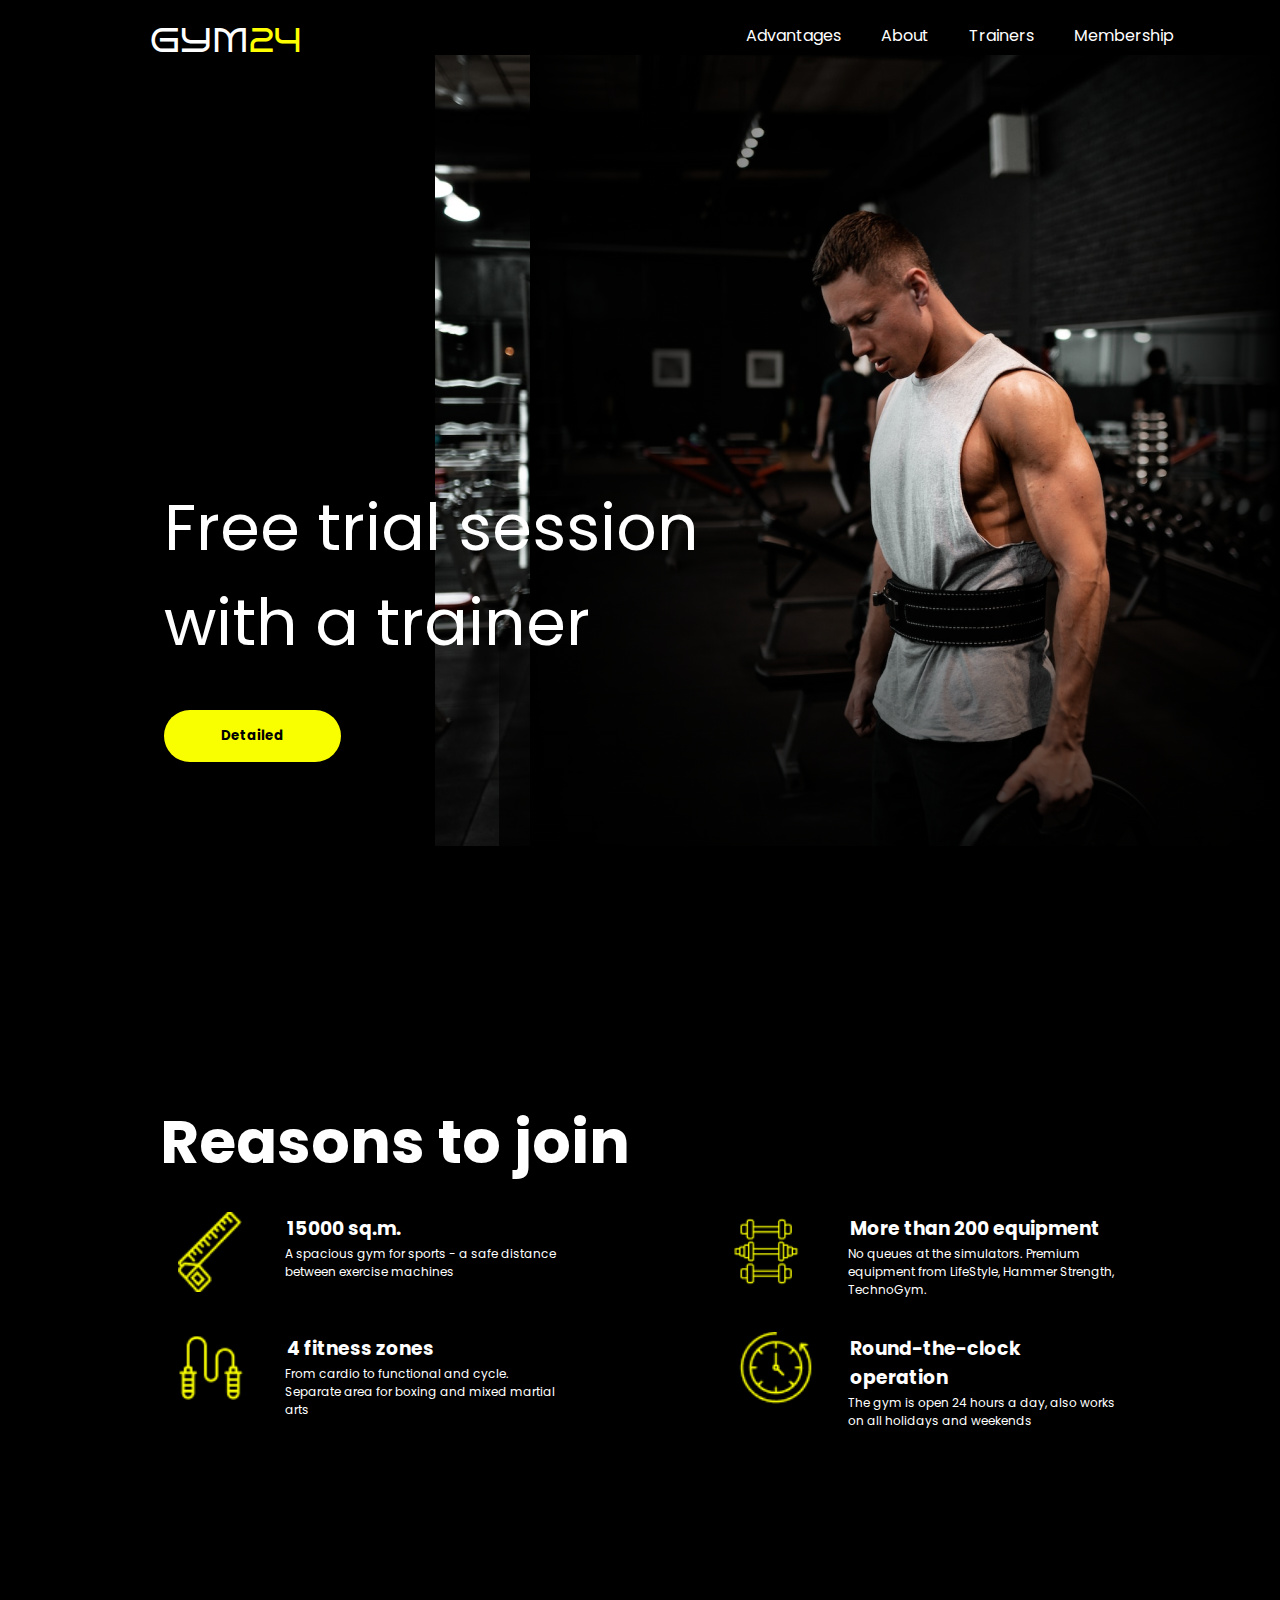
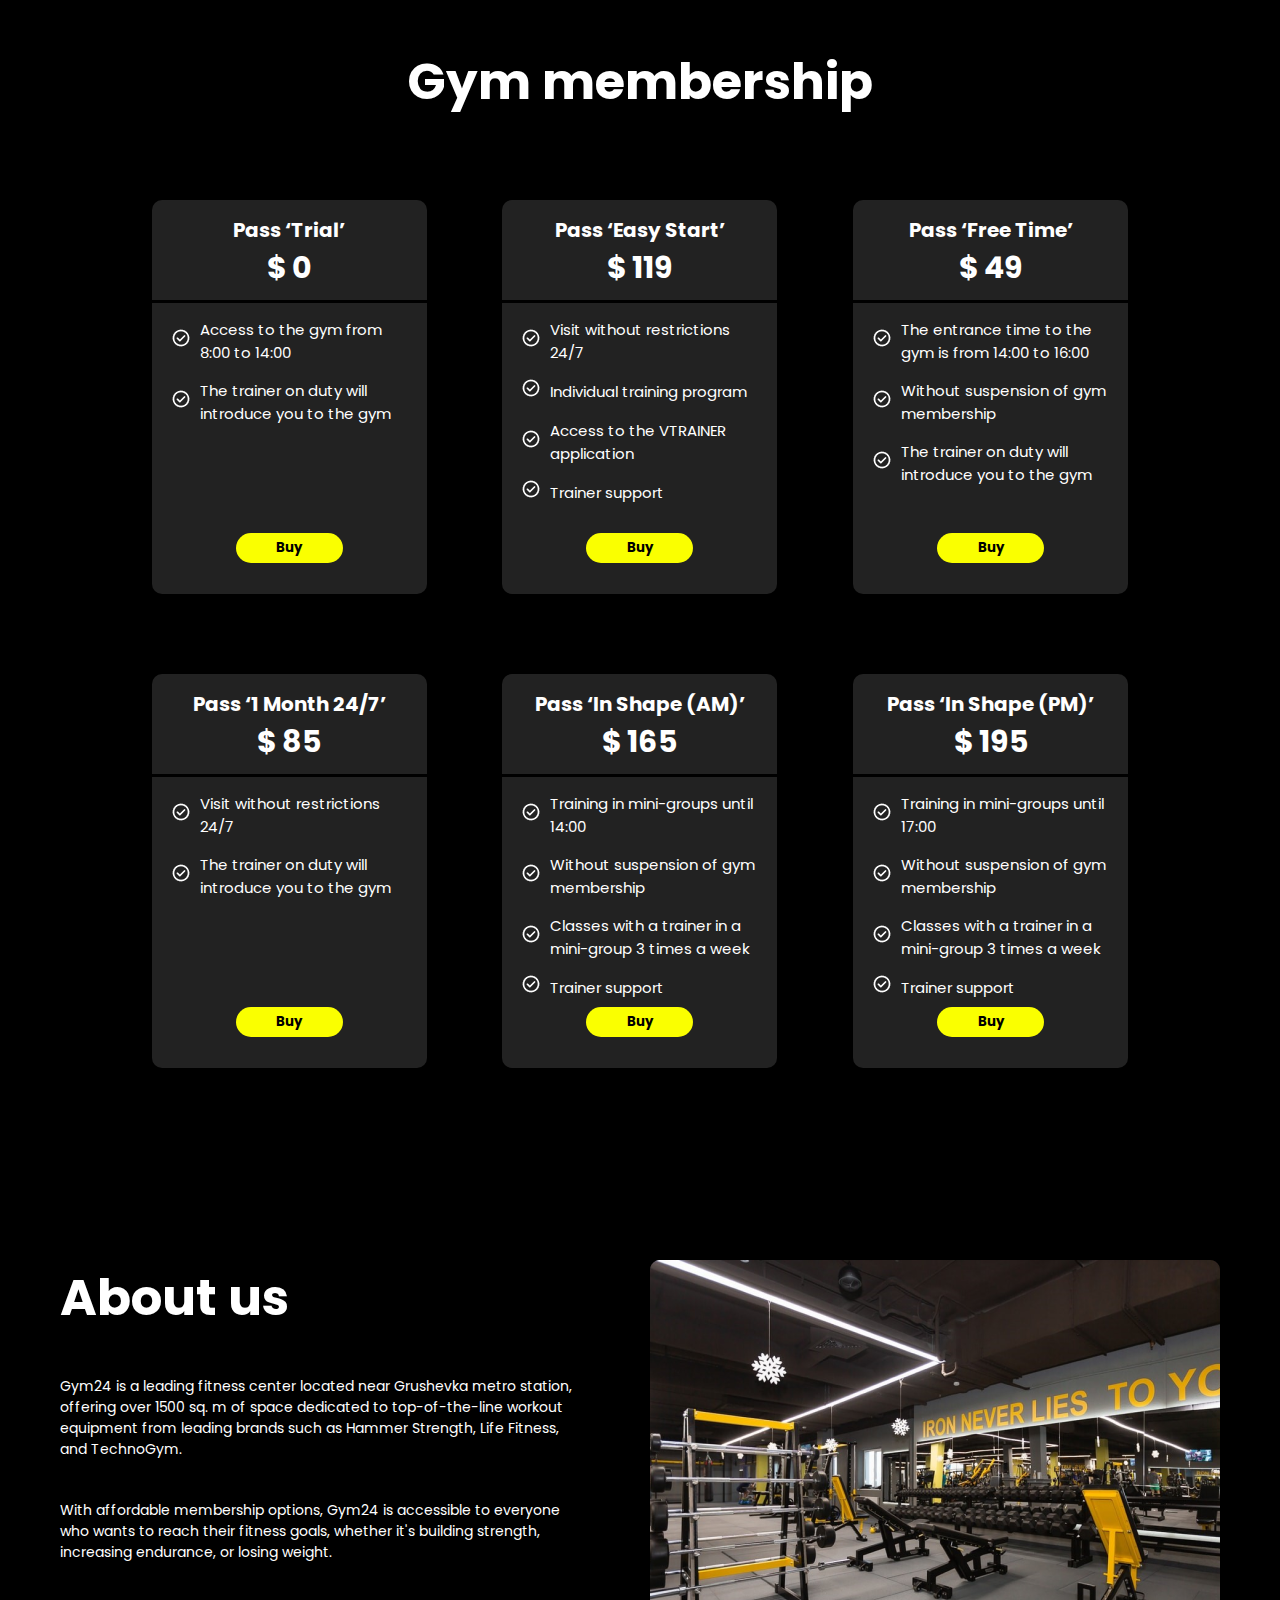
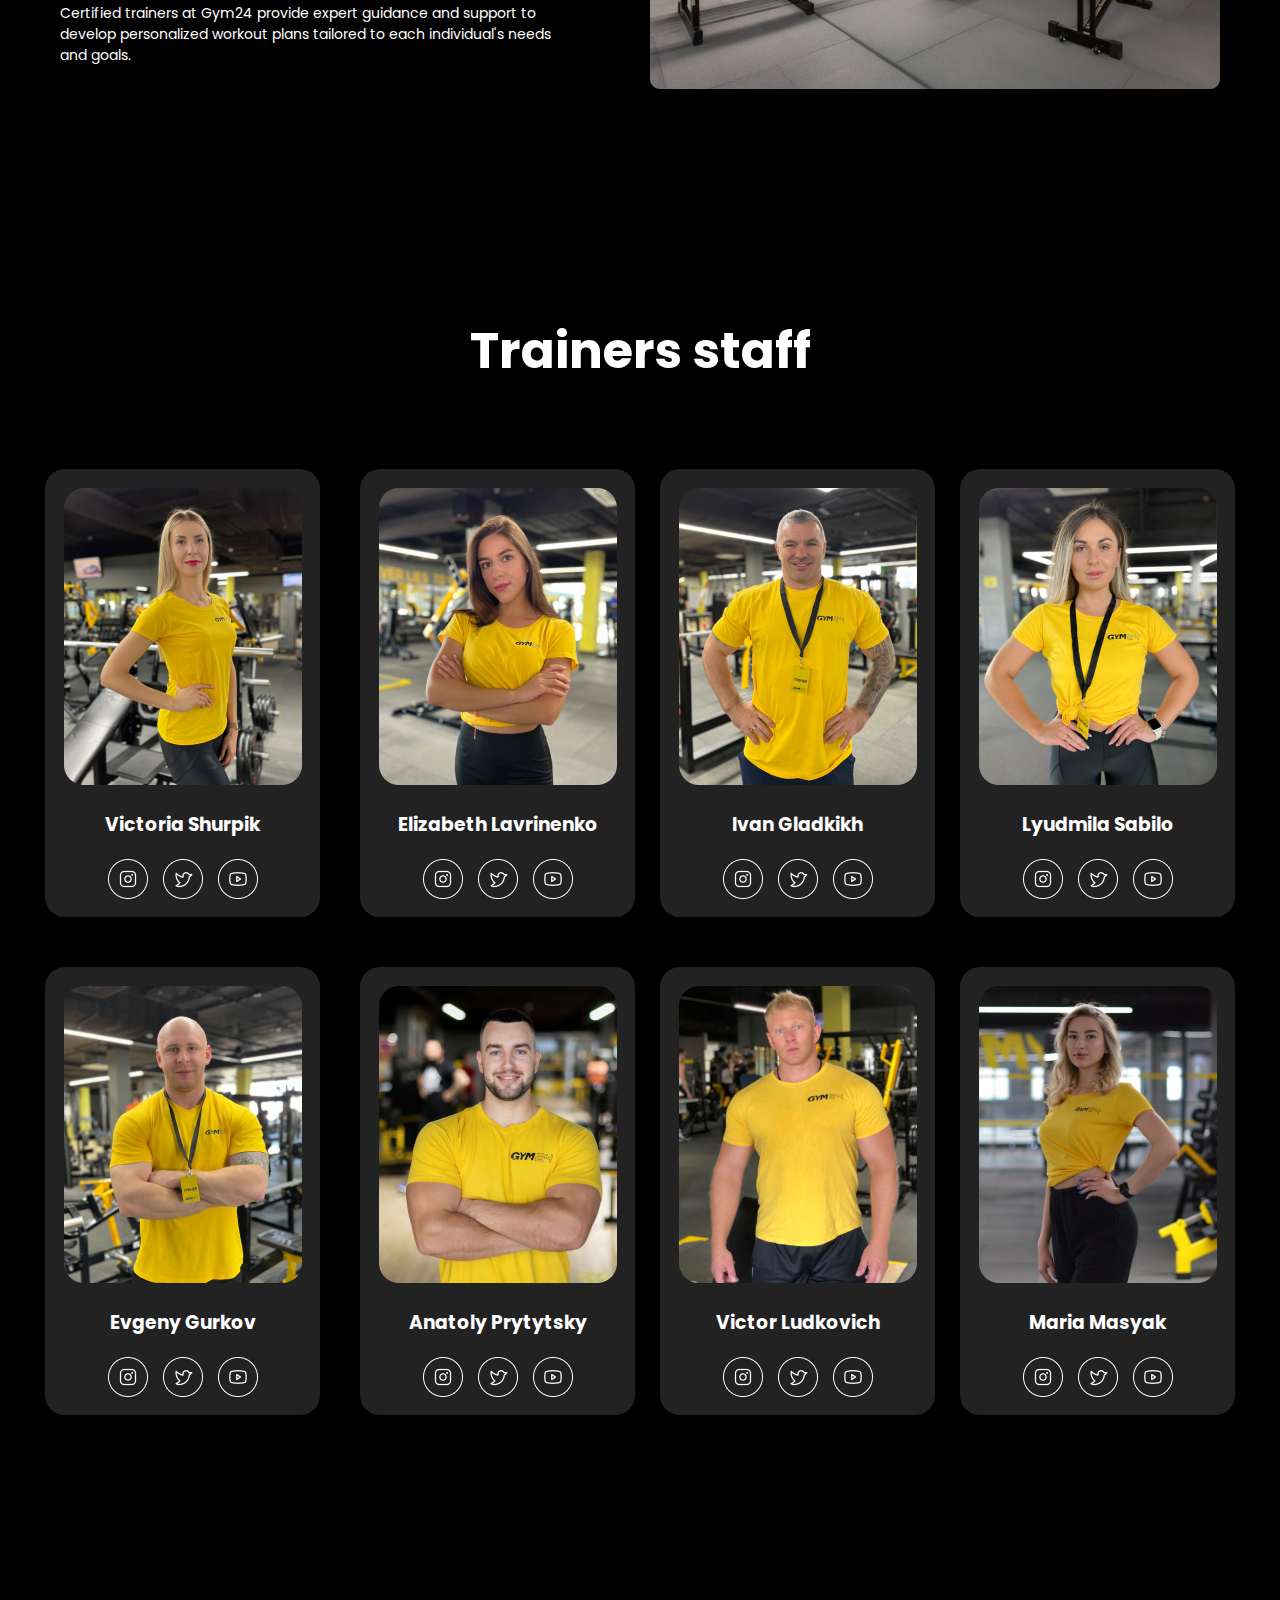
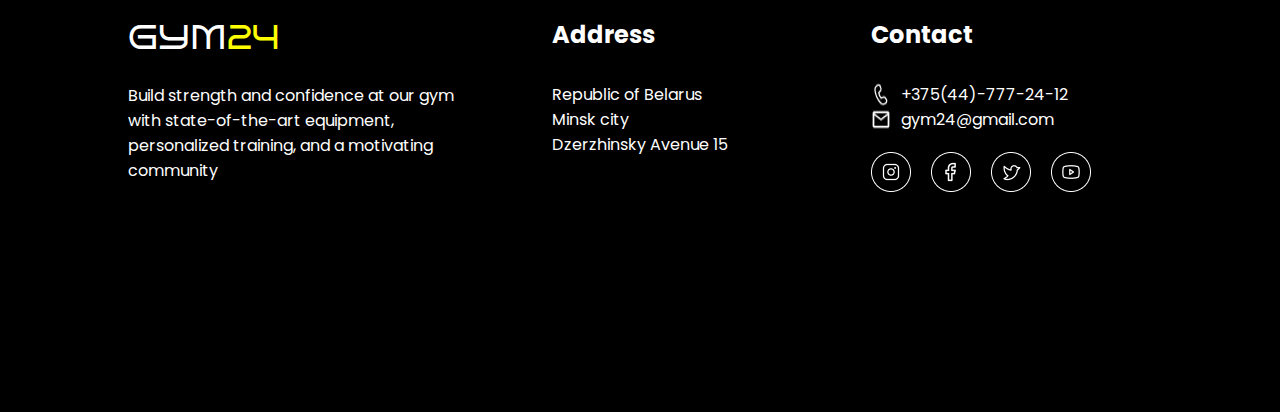
<file: index.html>
<!DOCTYPE html>
<html lang="en">

<head>
    <meta charset="UTF-8">
    <meta name="viewport" content="width=device-width, initial-scale=1.0">
    <title>Gym Web Template</title>
    <link rel="stylesheet" href="style.css">
</head>

<body>
    <div class="home">
        <header>
            <div class="head">
                <div class="logo"> <span>GYM</span><span>24</span></div>
                <nav>
                    <ul>
                        <li>Advantages</li>
                        <li>About</li>
                        <li>Trainers</li>
                        <li>Membership</li>
                    </ul>
                </nav>
            </div>
        </header>
        <section>
            <div class="gymbro"><img src="assets/unsplash_TAZoUmDqzXk.png" alt=""></div>
            <div class=" box box1"></div>
            <div class="box box2"></div>
            <div class="box box3"></div>
            <div class="dit">
                <div>Free trial session with a trainer</div>
                <button class="button">Detailed</button>
            </div>
        </section>
    </div>

    <div class="gap"></div>

    <section>
        <div class="kl kl1">
            <h1>Reasons to join</h1>
        </div>
        <div class="reason">

            <div class="kl kl3"><img class="excp" height="80" src="assets/icon_line.png" alt="">
                <div>
                    <h3>15000 sq.m.</h3>
                    <p>A spacious gym for sports - a safe distance between exercise machines</p>
                </div>
            </div>
            <div class="kl kl3"><img height="100" src="assets/icon_ eqipment.png" alt="">
                <div>
                    <h3>More than 200 equipment</h3>
                    <p>No queues at the simulators. Premium equipment from LifeStyle, Hammer Strength, TechnoGym.</p>
                </div>
            </div>
            <div class="kl kl3"><img class="excp1" height="85" src="assets/icon_ fitness zones.png" alt="">
                <div>
                    <h3>4 fitness zones</h3>
                    <p>From cardio to functional and cycle. Separate area for boxing and mixed martial arts</p>
                </div>
            </div>
            <div class="kl kl3"><img height="100" src="assets/icon_time.png" alt="">
                <div>
                    <h3>Round-the-clock operation</h3>
                    <p>The gym is open 24 hours a day, also works on all holidays and weekends</p>
                </div>
            </div>
        </div>
    </section>
    <div class="gap"></div>
    <section>
        <h1>Gym membership</h1>
        <div class="package">

            <!-- card1-start -->
            <div class="card">
                <div class="card-header">
                    <h2>Pass ‘Trial’</h2>
                    <h1>$ 0</h1>
                </div>
                <div class="line"></div>
                <div class="info">
                    <div class="details">
                        <div>
                            <img src="assets/Vector.png" alt="">
                        </div>
                        <div>Access to the gym from 8:00 to 14:00</div>
                    </div>
                    <div class="details">
                        <div>
                            <img src="assets/Vector.png" alt="">
                        </div>
                        <div>The trainer on duty will introduce you to the gym</div>
                    </div>
                </div>
                <Div class="card-button">
                    <button class="button">Buy</button>
                </Div>
            </div>
            <!-- card1-end -->

            <!-- card2-start -->
            <div class="card">
                <div class="card-header">
                    <h2>Pass ‘Easy Start’</h2>
                    <h1>$ 119</h1>
                </div>
                <div class="line"></div>
                <div class="info">
                    <div class="details">
                        <div>
                            <img src="assets/Vector.png" alt="">
                        </div>
                        <div>Visit without restrictions 24/7</div>
                    </div>
                    <div class="details">
                        <div>
                            <img src="assets/Vector.png" alt="">
                        </div>
                        <div>Individual training program</div>
                    </div>
                    <div class="details">
                        <div>
                            <img src="assets/Vector.png" alt="">
                        </div>
                        <div>Access to the VTRAINER application</div>
                    </div>
                    <div class="details">
                        <div>
                            <img src="assets/Vector.png" alt="">
                        </div>
                        <div>Trainer support</div>
                    </div>
                </div>
                <Div class="card-button">
                    <button class="button">Buy</button>
                </Div>
            </div>
            <!-- card2-end -->

            <!-- card3-start -->
            <div class="card">
                <div class="card-header">
                    <h2>Pass ‘Free Time’</h2>
                    <h1>$ 49</h1>
                </div>
                <div class="line"></div>
                <div class="info">
                    <div class="details">
                        <div>
                            <img src="assets/Vector.png" alt="">
                        </div>
                        <div>The entrance time to the gym is from 14:00 to 16:00</div>
                    </div>
                    <div class="details">
                        <div>
                            <img src="assets/Vector.png" alt="">
                        </div>
                        <div>Without suspension of gym membership</div>
                    </div>
                    <div class="details">
                        <div>
                            <img src="assets/Vector.png" alt="">
                        </div>
                        <div>The trainer on duty will introduce you to the gym</div>
                    </div>
                </div>
                <Div class="card-button">
                    <button class="button">Buy</button>
                </Div>
            </div>
            <!-- card3-end -->

            <!-- card4-start -->
            <div class="card">
                <div class="card-header">
                    <h2>Pass ‘1 Month 24/7’</h2>
                    <h1>$ 85</h1>
                </div>
                <div class="line"></div>
                <div class="info">
                    <div class="details">
                        <div>
                            <img src="assets/Vector.png" alt="">
                        </div>
                        <div>Visit without restrictions 24/7</div>
                    </div>
                    <div class="details">
                        <div>
                            <img src="assets/Vector.png" alt="">
                        </div>
                        <div>The trainer on duty will introduce you to the gym</div>
                    </div>
                </div>
                <Div class="card-button">
                    <button class="button">Buy</button>
                </Div>
            </div>
            <!-- card4-end -->

            <!-- card5-start -->
            <div class="card">
                <div class="card-header">
                    <h2>Pass ‘In Shape (AM)’</h2>
                    <h1>$ 165</h1>
                </div>
                <div class="line"></div>
                <div class="info">
                    <div class="details">
                        <div>
                            <img src="assets/Vector.png" alt="">
                        </div>
                        <div>Training in mini-groups until 14:00</div>
                    </div>
                    <div class="details">
                        <div>
                            <img src="assets/Vector.png" alt="">
                        </div>
                        <div>Without suspension of gym membership</div>
                    </div>
                    <div class="details">
                        <div>
                            <img src="assets/Vector.png" alt="">
                        </div>
                        <div>Classes with a trainer in a mini-group 3 times a week</div>
                    </div>
                    <div class="details">
                        <div>
                            <img src="assets/Vector.png" alt="">
                        </div>
                        <div>Trainer support</div>
                    </div>
                </div>
                <Div class="card-button">
                    <button class="button">Buy</button>
                </Div>
            </div>
            <!-- card5-end -->

            <!-- card6-start -->
            <div class="card">
                <div class="card-header">
                    <h2>Pass ‘In Shape (PM)’</h2>
                    <h1>$ 195</h1>
                </div>
                <div class="line"></div>
                <div class="info">
                    <div class="details">
                        <div>
                            <img src="assets/Vector.png" alt="">
                        </div>
                        <div>Training in mini-groups until 17:00</div>
                    </div>
                    <div class="details">
                        <div>
                            <img src="assets/Vector.png" alt="">
                        </div>
                        <div>Without suspension of gym membership</div>
                    </div>
                    <div class="details">
                        <div>
                            <img src="assets/Vector.png" alt="">
                        </div>
                        <div>Classes with a trainer in a mini-group 3 times a week</div>
                    </div>
                    <div class="details">
                        <div>
                            <img src="assets/Vector.png" alt="">
                        </div>
                        <div>Trainer support</div>
                    </div>
                </div>
                <Div class="card-button">
                    <button class="button">Buy</button>
                </Div>
            </div>
            <!-- card6-end -->
        </div>
    </section>
    <!-- gape -->
    <div class="gap"></div>
    <!-- About -->
    <section id="aboutsec">
        <div id="about">
            <div>
                <h2>About us</h2>
            </div>
            <div id="dita">
                <p>Gym24 is a leading fitness center located near Grushevka metro station, offering over 1500 sq. m of
                    space dedicated to top-of-the-line workout equipment from leading brands such as Hammer Strength,
                    Life Fitness, and TechnoGym.</p>

                <p>With affordable membership options, Gym24 is accessible to everyone who wants to reach their fitness
                    goals, whether it's building strength, increasing endurance, or losing weight.</p>

                <p>Certified trainers at Gym24 provide expert guidance and support to develop personalized workout
                    plans tailored to each individual's needs and goals. </p>
            </div>
        </div>
        <div id="aboutphoto"><img src="assets/photo.png" alt=""></div>
    </section>
    <!-- gape -->
    <div class="gap"></div>
    <!-- Trainers staff -->
    <section>
        <div id="staff">
            <!-- <div> -->
            <h2>Trainers staff</h2>
            <!-- </div> -->
            <div id="card_box">
                <div class="staff_card">
                    <img class="staffimg" src="assets/photo (1).png" alt="">
                    <h3>Victoria Shurpik</h3>
                    <div class="social">
                        <div><img src="assets/inst.png" alt=""></div>
                        <div><img src="assets/Social.png" alt=""></div>
                        <div><img src="assets/Social (1).png" alt=""></div>
                    </div>
                </div>

                <div class="staff_card">
                    <img class="staffimg" src="assets/photo (2).png" alt="">
                    <h3>Elizabeth Lavrinenko</h3>
                    <div class="social">
                        <div><img src="assets/inst.png" alt=""></div>
                        <div><img src="assets/Social.png" alt=""></div>
                        <div><img src="assets/Social (1).png" alt=""></div>
                    </div>
                </div>

                <div class="staff_card">
                    <img class="staffimg" src="assets/photo (3).png" alt="">
                    <h3>Ivan Gladkikh</h3>
                    <div class="social">
                        <div><img src="assets/inst.png" alt=""></div>
                        <div><img src="assets/Social.png" alt=""></div>
                        <div><img src="assets/Social (1).png" alt=""></div>
                    </div>
                </div>

                <div class="staff_card">
                    <img class="staffimg" src="assets/photo (4).png" alt="">
                    <h3>Lyudmila Sabilo</h3>
                    <div class="social">
                        <div><img src="assets/inst.png" alt=""></div>
                        <div><img src="assets/Social.png" alt=""></div>
                        <div><img src="assets/Social (1).png" alt=""></div>
                    </div>
                </div>

                <div class="staff_card">
                    <img class="staffimg" src="assets/photo (5).png" alt="">
                    <h3>Evgeny Gurkov</h3>
                    <div class="social">
                        <div><img src="assets/inst.png" alt=""></div>
                        <div><img src="assets/Social.png" alt=""></div>
                        <div><img src="assets/Social (1).png" alt=""></div>
                    </div>
                </div>

                <div class="staff_card">
                    <img class="staffimg" src="assets/photo (6).png" alt="">
                    <h3>Anatoly Prytytsky</h3>
                    <div class="social">
                        <div><img src="assets/inst.png" alt=""></div>
                        <div><img src="assets/Social.png" alt=""></div>
                        <div><img src="assets/Social (1).png" alt=""></div>
                    </div>
                </div>

                <div class="staff_card">
                    <img class="staffimg" src="assets/photo (7).png" alt="">
                    <h3>Victor Ludkovich</h3>
                    <div class="social">
                        <div><img src="assets/inst.png" alt=""></div>
                        <div><img src="assets/Social.png" alt=""></div>
                        <div><img src="assets/Social (1).png" alt=""></div>
                    </div>
                </div>

                <div class="staff_card">
                    <img class="staffimg" src="assets/photo (8).png" alt="">
                    <h3>Maria Masyak</h3>
                    <div class="social">
                        <div><img src="assets/inst.png" alt=""></div>
                        <div><img src="assets/Social.png" alt=""></div>
                        <div><img src="assets/Social (1).png" alt=""></div>
                    </div>
                </div>

            </div>
        </div>
    </section>
    <!-- gape -->
    <div class="gap"></div>
    <footer>
        <div class="footer_boxs">
            <div class="footer_box">
                <div class="logo"> <span>GYM</span><span>24</span></div>
                <div>
                    <p>Build strength and confidence at our gym with state-of-the-art equipment, personalized training, and a motivating community</p>
                </div>
            </div>
            <div class="footer_box">
                <h2 class="lstlogo">Address</h3>
                <p>Republic of Belarus</p>
                <p>Minsk city</p>
                <p>Dzerzhinsky Avenue 15</p>
            </div>
            <div class="footer_box">
                <h2 class="lstlogo">Contact</h3>
                <div class="Contact_dit"><img src="assets/icon_call.png" alt="">+375(44)-777-24-12</div>
                <div class="Contact_dit"><img src="assets/icon_email.png" alt="">gym24@gmail.com</div>
                <div id="social_link"><img src="assets/inst.png" alt="">
                <img src="assets/face.png" alt="">
                <img src="assets/Social.png" alt="">
                <img src="assets/Social (1).png" alt="">
                </div>
            </div>
        </div>
    </footer>
    <!-- gape
    <div class="gap"></div> -->

</body>

</html>
</file>
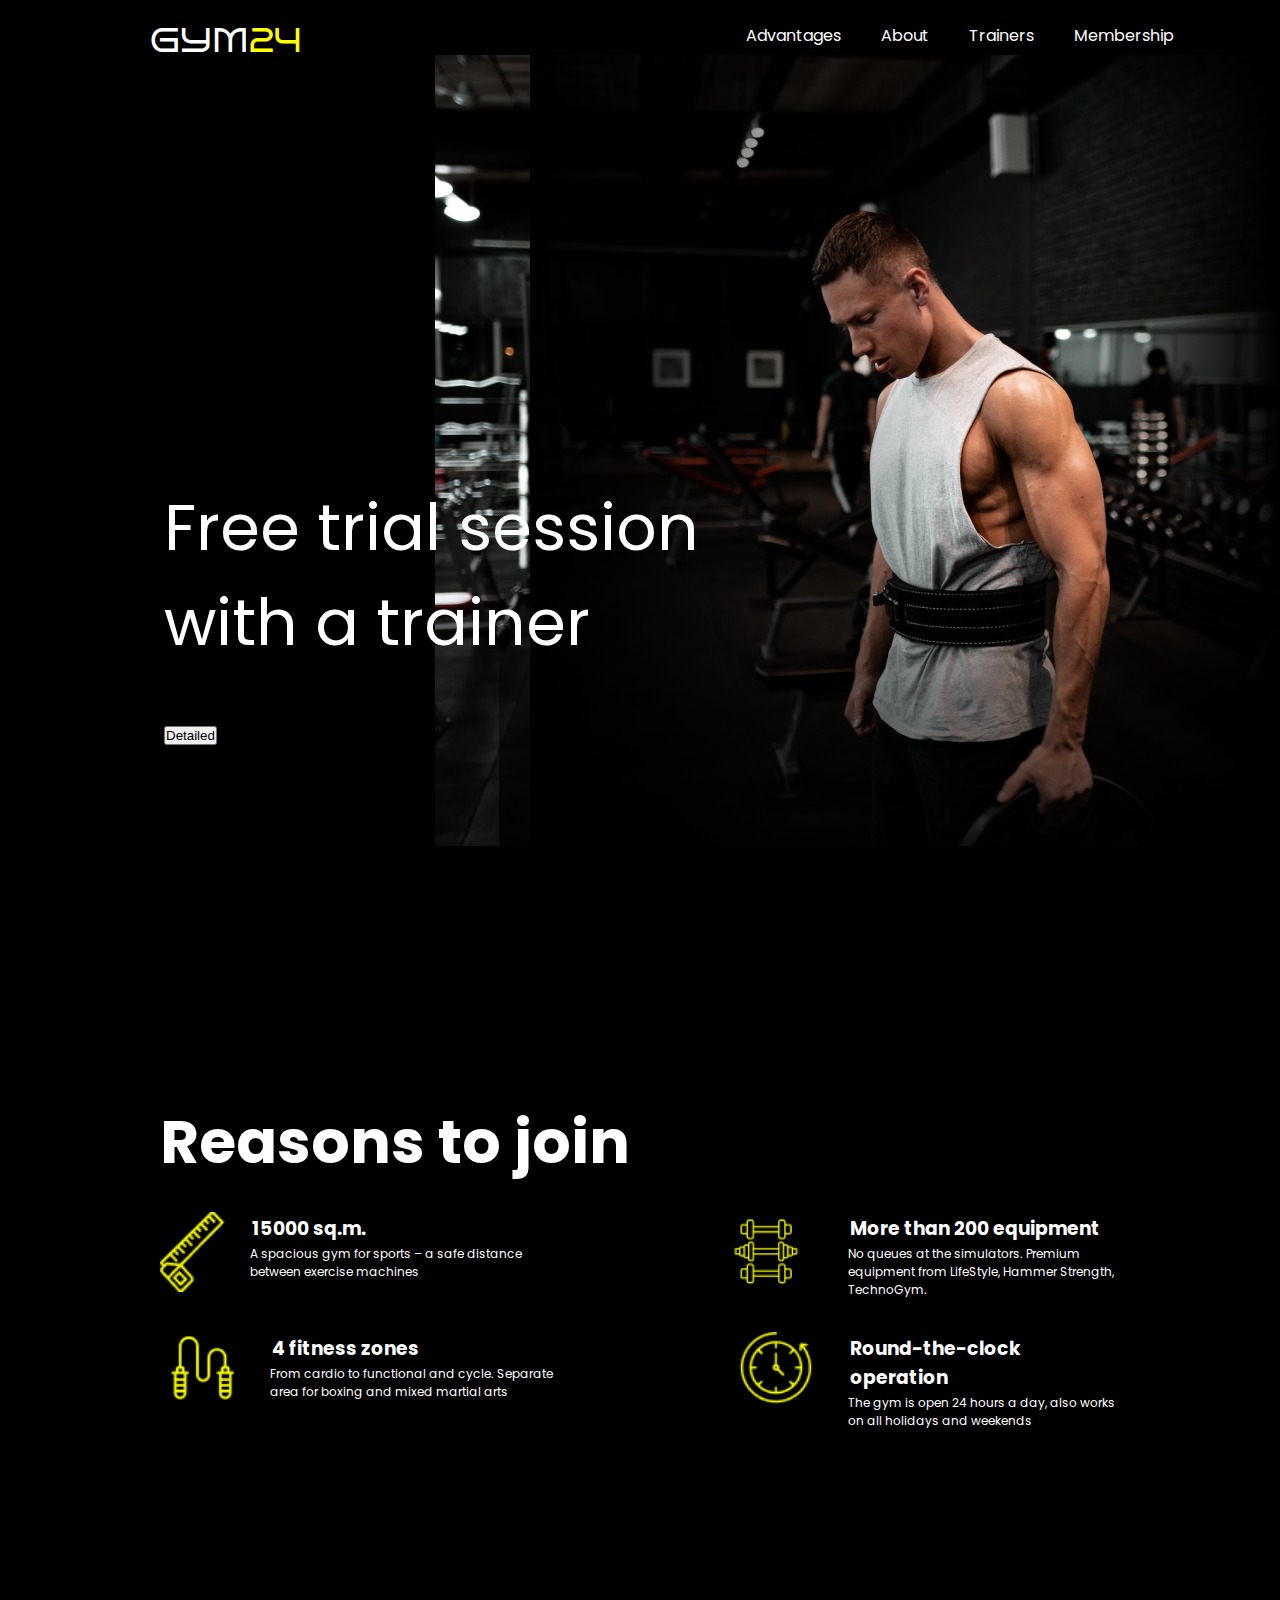
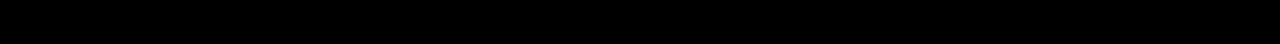
<file: index..html>
<!DOCTYPE html>
<html lang="en">

<head>
    <meta charset="UTF-8">
    <meta name="viewport" content="width=device-width, initial-scale=1.0">
    <title>Gym Web Template</title>
    <link rel="stylesheet" href="style.css">
</head>

<body>
    <div class="home">
        <header>
            <div class="head">
                <div class="logo"> <span>GYM</span><span>24</span></div>
                <nav>
                    <ul>
                        <li>Advantages</li>
                        <li>About</li>
                        <li>Trainers</li>
                        <li>Membership</li>
                    </ul>
                </nav>
            </div>
        </header>
        <section>
            <div class="gymbro"><img src="unsplash_TAZoUmDqzXk.png" alt=""></div>
            <div class=" box box1"></div>
            <div class="box box2"></div>
            <div class="box box3"></div>
            <div class="dit">
                <div>Free trial session with a trainer</div>
                <button>Detailed</button>
            </div>
        </section>
    </div>

    <div class="gap"></div>

    <section>
        <div class="kl kl1">
            <h1>Reasons to join</h1>
        </div>
        <div class="reason">

            <div class="kl kl3"><img height="80" src="assets/icon_line.png" alt="">
                <div>
                    <h3>15000 sq.m.</h3>
                    <p>A spacious gym for sports – a safe distance between exercise machines</p>
                </div>
            </div>
            <div class="kl kl3"><img height="100" src="assets/icon_ eqipment.png" alt="">
                <div>
                    <h3>More than 200 equipment</h3>
                    <p>No queues at the simulators. Premium equipment from LifeStyle, Hammer Strength, TechnoGym.</p>
                </div>
            </div>
            <div class="kl kl3"><img height="85" src="assets/icon_ fitness zones.png" alt="">
                <div>
                    <h3>4 fitness zones</h3>
                    <p>From cardio to functional and cycle. Separate area for boxing and mixed martial arts</p>
                </div>
            </div>
            <div class="kl kl3"><img height="100" src="assets/icon_time.png" alt="">
                <div>
                    <h3>Round-the-clock operation</h3>
                    <p>The gym is open 24 hours a day, also works on all holidays and weekends</p>
                </div>
            </div>
        </div>
    </section>
    <div class="gap"></div>

    
</body>

</html>
</file>
<file: style.css>
@import url('https://fonts.googleapis.com/css2?family=Bruno+Ace+SC&family=Inter:wght@100..900&family=Poppins:ital,wght@0,100;0,200;0,300;0,400;0,500;0,600;0,700;0,800;0,900;1,100;1,200;1,300;1,400;1,500;1,600;1,700;1,800;1,900&display=swap');

* {
    padding: 0;
    margin: 0;
}

:root {
    --border: 3px solid red;
}

body {
    background-color: black;
    font-family: "Poppins", sans-serif;
    overflow-x: hidden;
    color: white;

}

.gymbro {
    position: absolute;
    width: 100%;
    height: 100%;
    top: 0;
    left: 0;
}

.gymbro img {
    height: 100%;
    width: 100%;
    object-fit: none;
    object-position: 140%;
}

.box {
    height: 60vh;
    width: 100px;
    position: absolute;
}

.box1 {
    height: 100vh;
    width: 30vw;
    background: linear-gradient(to right, rgb(0, 0, 0), transparent);
    left: 530px;
}

.box2 {
    height: 38vh;
    width: 61vw;
    background: linear-gradient(to top, rgb(0, 0, 0), transparent);
    right: 0px;
    bottom: 0px;
}

.box3 {
    height: 100vh;
    width: 15vw;
    background: linear-gradient(to left, rgb(0, 0, 0), transparent);
    right: 0;
}

.head {
    width: 80vw;
    margin: 0 150px;
    display: flex;
    justify-content: space-between;
    align-items: center;
    padding-top: 10px;
    position: absolute;
    background-color: transparent;
    z-index: 3;

}

.logo {
    padding-top: 10px;
    font-size: 34px;
    font-family: "Bruno Ace SC", sans-serif;
    cursor: pointer;
}

.logo span:nth-child(2) {
    color: yellow;
}

ul {
    display: flex;
    text-decoration: none;
    gap: 40px;

}

ul li {
    list-style: none;
    font-size: 16px;
    font-family: "Poppins", sans-serif;
    cursor: pointer;
}

.dit {
    font-family: "Poppins", sans-serif;
    font-weight: 400px;
    width: 668px;
    height: 270px;
    position: absolute;
    object-fit: cover;
    right: 35%;
    bottom: 150px;
    font-size: 64px;
}

.button {
    font-family: "Poppins", sans-serif;
    font-weight: bolder;
    background-color: #FAFF00;
    width: 177px;
    height: 52px;
    border: none;
    border-radius: 30px;
    color: black;
    cursor: pointer;
}

.gap {
    width: 100vw;
    height: 15vw;
}

.home {
    height: 100vh;
}

.reason {
    width: 100vw;
    display: grid;
    grid-template-columns: 1fr 1fr;
    column-gap: 13vw;
    align-items: center;
}

.kl {
    height: 100px;
    display: flex;
    margin-bottom: 20px;
}

.kl3 :first-child {}

.kl:nth-child(odd) {
    margin-left: 160px;
}

.kl:nth-child(even) {
    margin-right: 160px;
}

.kl1 {
    font-family: "Poppins", sans-serif;
    font-size: 30px;
    width: 74vw;
    align-items: center;
}

.kl1 h1 {
    font-weight: bolder;
}

.kl3 div {
    margin-left: 25px;
}

.kl3 h3 {
    padding: 2px;
    font-weight: bolder;
}

.kl3 p {
    font-size: 12px;
}

.excp {
    padding: 0 17.8px;
}

.excp1 {
    padding: 0 7.5px;
}

section>h1 {
    font-size: 50px;
    justify-content: center;
    align-items: center;
    display: flex;
}

.package {
    display: grid;
    grid-template-columns: repeat(3, 1fr);
    padding-top: 80px;
    grid-row-gap: 80px;
}

.card {
    height: 394px;
    width: 275px;
    background-color: #222222;
    border-radius: 10px;
}

.line {
    background-color: #000000;
    height: 3px;
}

.card-header {
    height: 100px;
}

.card-header>h1 {
    justify-content: center;
    align-items: center;
    display: flex;
    font-size: 30px;
}

.card-header>h2 {
    justify-content: center;
    align-items: center;
    display: flex;
    padding-top: 15px;
    font-size: 20px;
}

.info {
    margin-top: 15px;
    height: 225px;
}

.details {
    display: flex;
    align-items: center;
    margin-right: 20px;
    margin-left: 20px;
    gap: 10px;
    padding-bottom: 15px;
}

.details :nth-child(2) {
    font-size: 15px;
}

.card button {
    width: 107px;
    height: 30px;
}

.card-button {
    justify-content: center;
    align-items: center;
    display: flex;
    position: relative;
    bottom: 10px;
}

/* 1st colum */
.package> :nth-child(1),
.package> :nth-child(4) {
    justify-self: end ;

}

/* 2nd colum */
.package> :nth-child(2),
.package> :nth-child(5) {
    justify-self: center;
}
#aboutsec{
    display: flex;
}

#about>:nth-child(1){
    margin-left: 60px;
}

#about>:nth-child(1)>h2{
    font-size: 50px;
}

#dita{
    margin-left: 60px;
    margin-top: 40px;
}
#dita p{
    font-size: 14px;
    margin-bottom: 40px;
}
#aboutphoto{
    margin-bottom:25px;
    margin-right: 60px;
    margin-left: 70px;
}
#card_box{
    display: grid;
    grid-template-columns: repeat(4, 1fr);
    margin-top: 80px;
    grid-row-gap: 50px;
}
#staff h2 {
    font-size: 50px;
    text-align: center;
}
.staff_card{
    height: 448px;
    width: 275px;
    border-radius: 20px;
    background-color: #222222;
}
.staffimg{
    margin: 18.5px;
    align-items: center;
    justify-content: center;
}
.staff_card h3 {
    text-align: center;
}
.social{
    display: flex;
    justify-content: center;
    gap: 15px;
    margin-top: 20px;
    margin-bottom: 20px;
}

.social>div>img{
    cursor: pointer;
}
/* 1st column */
.staff_card:nth-child(4n+1){
    justify-self: right;
}
/* 4th column */
.staff_card:nth-child(4n+4){
    justify-self: left;
}
/* 2nd column */
.staff_card:nth-child(4n+2){
    transform: translateX(40px);
}
/* 3rd column */
.staff_card:nth-child(4n+3){
    transform: translateX(20px);
}
footer>div{
    display: grid;
    padding-left: 10vw;
    padding-right: 10vw;
    grid-template-columns: repeat(3, 1fr);
    height: 45vh;

}
.footer_box>.logo{
    margin-bottom: 25px;
    
}
.lstlogo{
    padding-top: 10px;
    margin-bottom: 30px;
}
.footer_box{
    justify-self: center;
}
.Contact_dit{
    display: flex;
    cursor: pointer;
    gap: 10px;
}
#social_link{
    display: flex;
    justify-content: center;
    align-items: center;
    gap: 20px;
    margin-top: 20px;
    cursor: pointer;
}
</file>
